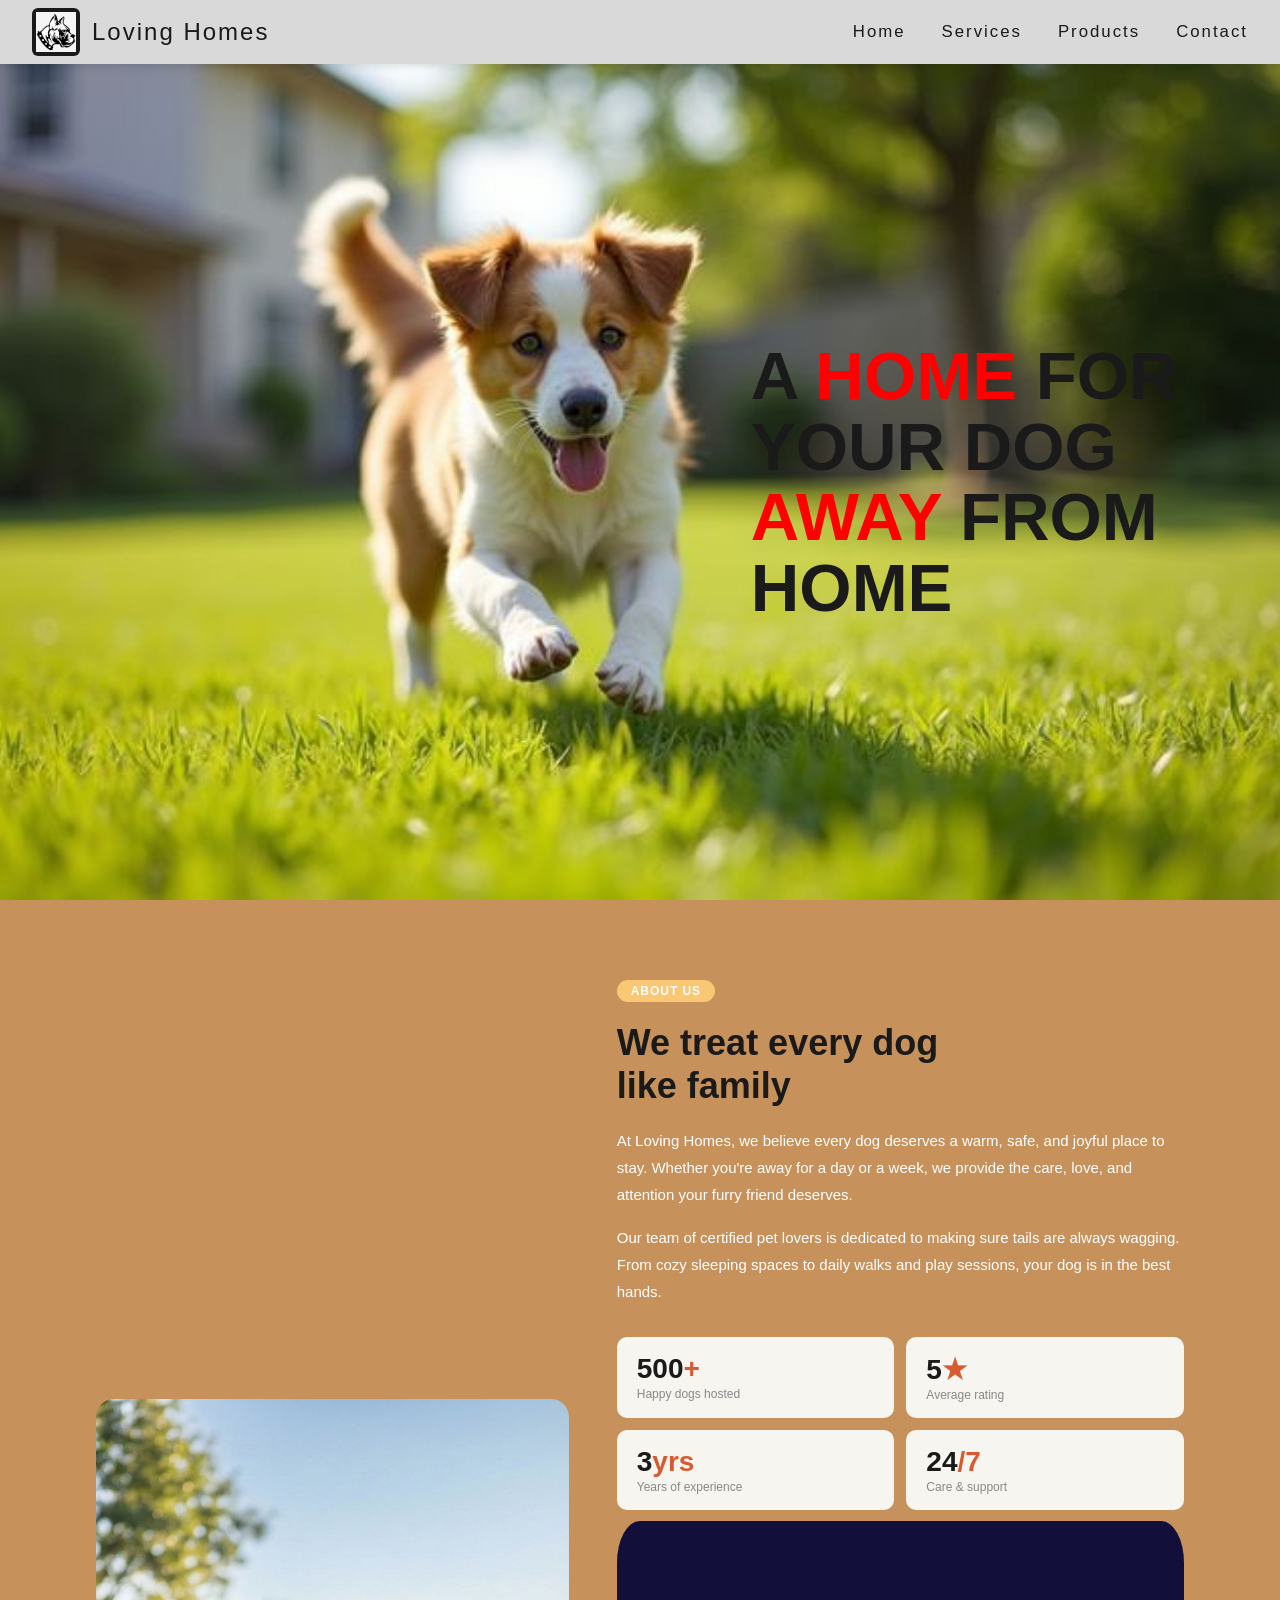
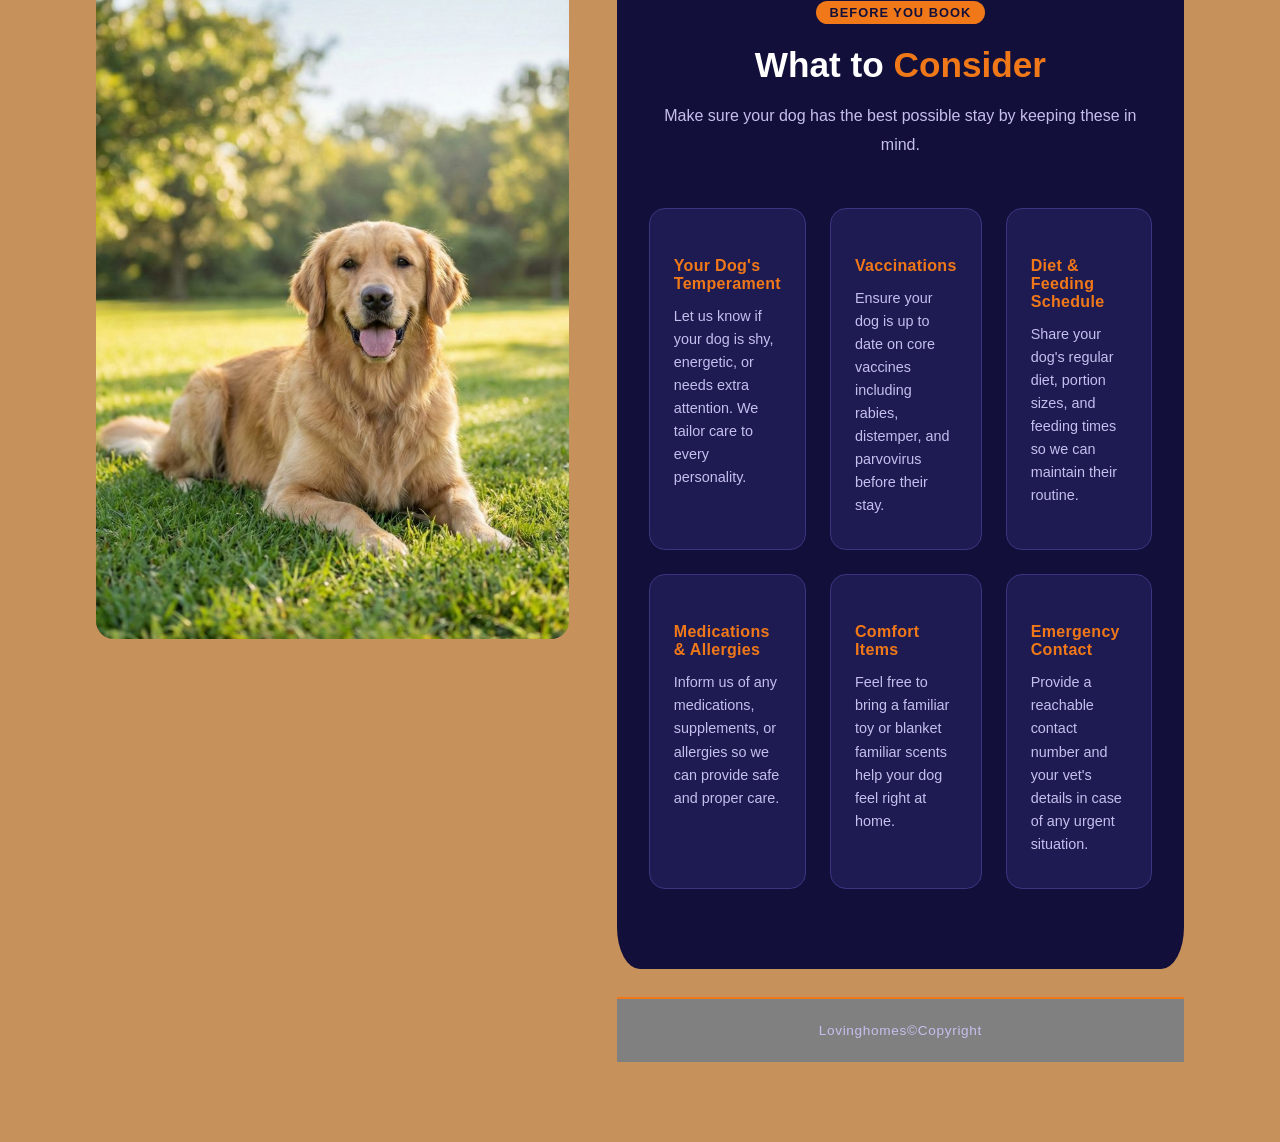
<file: index.html>
<!DOCTYPE html>
<html lang="en">
<head>
    <meta charset="UTF-8">
    <meta name="viewport" content="width=device-width, initial-scale=1.0">
    <title>LOVING HOMES</title>
    <link rel="stylesheet" href="lovinghomes.css">
</head>
<body>
     <nav>
   <div class="brand">
      <div class="brand-logo">
       <img src="IMAGES/dog2.png" alt="Loving Homes Logo" />
      </div>
      <span class="brand-name">Loving Homes</span>
    </div>
    </div>
    <ul class="nav-links">
      <li><a href="#">Home</a></li>
      <li><a href="services.html">Services</a></li>
      <li><a href="products.html">Products</a></li>
      <li><a href="contact.html">Contact</a></li>
    </ul>
  </nav>

  <section class="hero">
    <div class="hero-bg"></div>
    <img src="IMAGES/DOG 1.jpg" class="hero-dog" alt="Dog running" />
    <div class="hero-text">
      <h1>
        A <span class="accent">HOME</span> FOR<br>
        YOUR DOG<br>
        <span class="accent">AWAY</span> FROM<br>
        HOME
      </h1>
    </div>
  </section>

  <section class="about">
  <div class="about-image-wrap">
    <img src="IMAGES/hdog.jpg" alt="Happy dog at Loving Homes" />
  </div>

  <div class="about-content">
    <span class="about-tag">About Us</span>
    <h2>We treat every dog<br>like <span class="accent">family</span></h2>
    <p>At Loving Homes, we believe every dog deserves a warm, safe, and joyful place to stay. Whether you're away for a day or a week, we provide the care, love, and attention your furry friend deserves.</p>
    <p>Our team of certified pet lovers is dedicated to making sure tails are always wagging. From cozy sleeping spaces to daily walks and play sessions, your dog is in the best hands.</p>

    <div class="about-stats">
      <div class="stat-card">
        <div class="stat-num">500<span>+</span></div>
        <div class="stat-label">Happy dogs hosted</div>
      </div>
      <div class="stat-card">
        <div class="stat-num">5<span>★</span></div>
        <div class="stat-label">Average rating</div>
      </div>
      <div class="stat-card">
        <div class="stat-num">3<span>yrs</span></div>
        <div class="stat-label">Years of experience</div>
      </div>
      <div class="stat-card">
        <div class="stat-num">24<span>/7</span></div>
        <div class="stat-label">Care & support</div>
      </div>
    </div>

    <section class="consider">
    <div class="consider-header">
      <span class="about-tag">Before You Book</span>
      <h2>What to <span class="accent">Consider</span></h2>
      <p>Make sure your dog has the best possible stay by keeping these in mind.</p>
    </div>
    <div class="consider-grid">
      <div class="consider-card">
        <div class="consider-icon"></div>
        <h3>Your Dog's Temperament</h3>
        <p>Let us know if your dog is shy, energetic, or needs extra attention. We tailor care to every personality.</p>
      </div>
      <div class="consider-card">
        <div class="consider-icon"></div>
        <h3>Vaccinations</h3>
        <p>Ensure your dog is up to date on core vaccines including rabies, distemper, and parvovirus before their stay.</p>
      </div>
      <div class="consider-card">
        <div class="consider-icon"></div>
        <h3>Diet & Feeding Schedule</h3>
        <p>Share your dog's regular diet, portion sizes, and feeding times so we can maintain their routine.</p>
      </div>
      <div class="consider-card">
        <div class="consider-icon"></div>
        <h3>Medications & Allergies</h3>
        <p>Inform us of any medications, supplements, or allergies so we can provide safe and proper care.</p>
      </div>
      <div class="consider-card">
        <div class="consider-icon"></div>
        <h3>Comfort Items</h3>
        <p>Feel free to bring a familiar toy or blanket familiar scents help your dog feel right at home.</p>
      </div>
      <div class="consider-card">
        <div class="consider-icon"></div>
        <h3>Emergency Contact</h3>
        <p>Provide a reachable contact number and your vet's details in case of any urgent situation.</p>
      </div>
    </div>
  </section>

  <footer>
    Lovinghomes&copy;Copyright
  </footer>

</body>
</html>
</body>
</html>
</file>
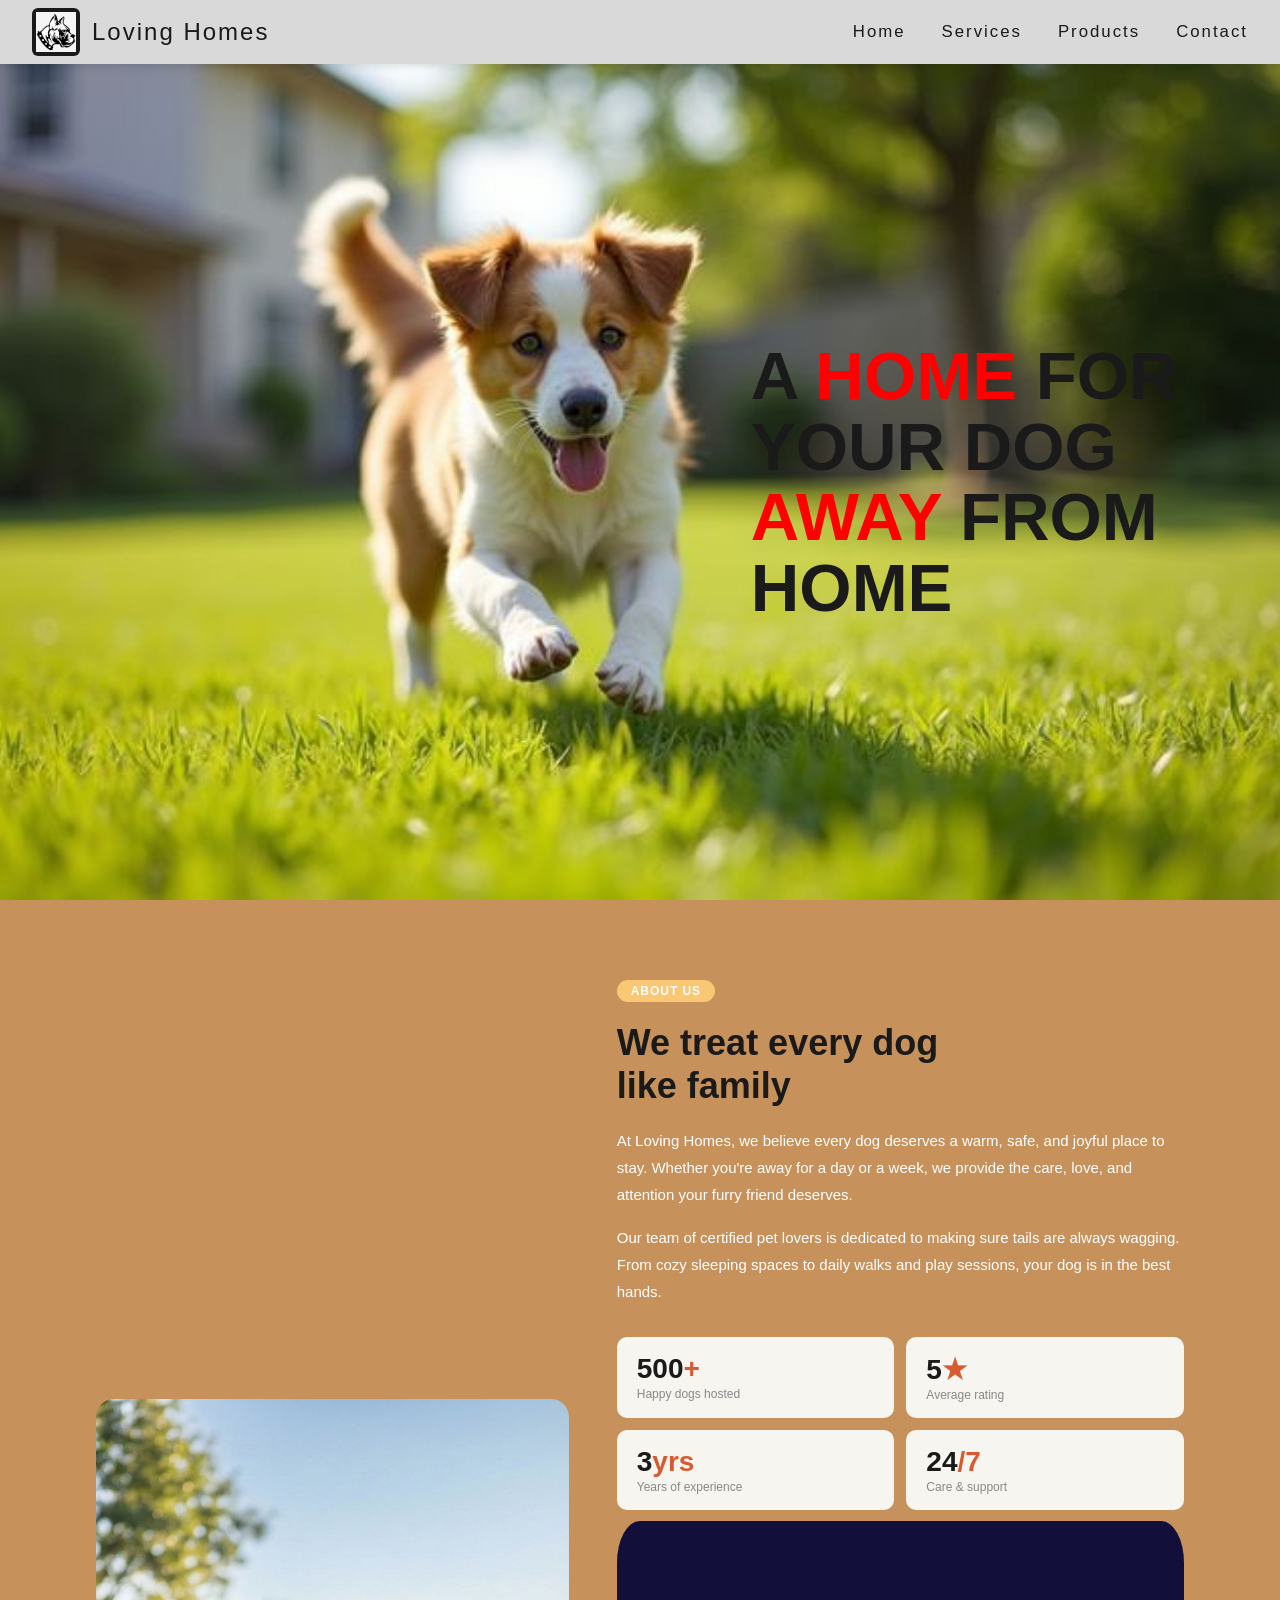
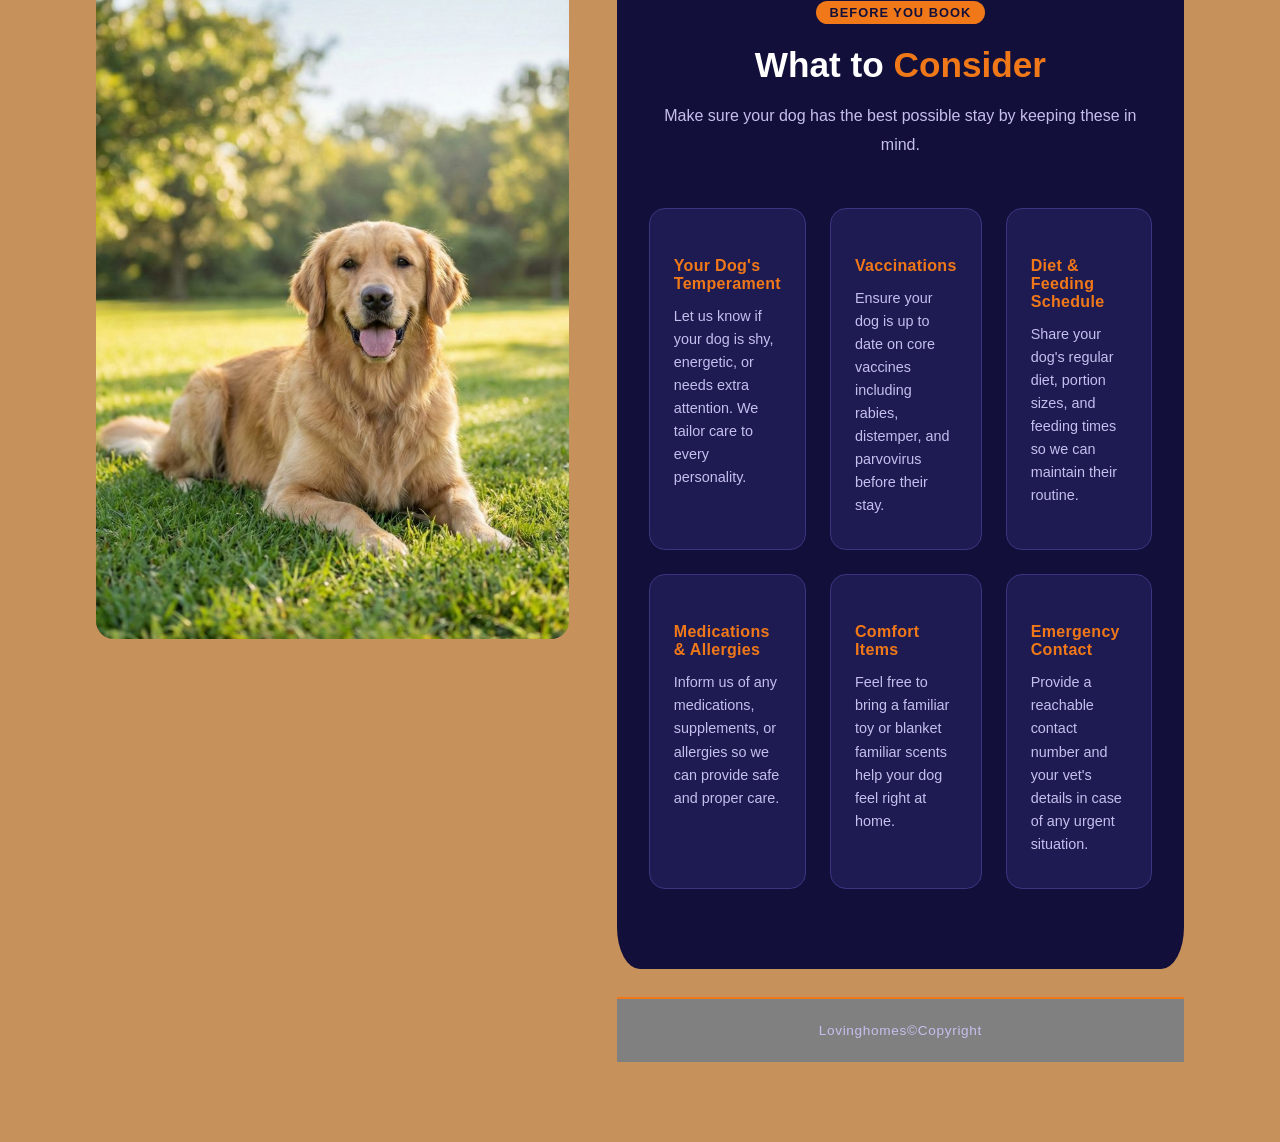
<file: lovinghomes.html>
<!DOCTYPE html>
<html lang="en">
<head>
    <meta charset="UTF-8">
    <meta name="viewport" content="width=device-width, initial-scale=1.0">
    <title>LOVING HOMES</title>
    <link rel="stylesheet" href="lovinghomes.css">
</head>
<body>
     <nav>
   <div class="brand">
      <div class="brand-logo">
       <img src="IMAGES/dog2.png" alt="Loving Homes Logo" />
      </div>
      <span class="brand-name">Loving Homes</span>
    </div>
    </div>
    <ul class="nav-links">
      <li><a href="#">Home</a></li>
      <li><a href="services.html">Services</a></li>
      <li><a href="products.html">Products</a></li>
      <li><a href="contact.html">Contact</a></li>
    </ul>
  </nav>

  <section class="hero">
    <div class="hero-bg"></div>
    <img src="IMAGES/DOG 1.jpg" class="hero-dog" alt="Dog running" />
    <div class="hero-text">
      <h1>
        A <span class="accent">HOME</span> FOR<br>
        YOUR DOG<br>
        <span class="accent">AWAY</span> FROM<br>
        HOME
      </h1>
    </div>
  </section>

  <section class="about">
  <div class="about-image-wrap">
    <img src="IMAGES/hdog.jpg" alt="Happy dog at Loving Homes" />
  </div>

  <div class="about-content">
    <span class="about-tag">About Us</span>
    <h2>We treat every dog<br>like <span class="accent">family</span></h2>
    <p>At Loving Homes, we believe every dog deserves a warm, safe, and joyful place to stay. Whether you're away for a day or a week, we provide the care, love, and attention your furry friend deserves.</p>
    <p>Our team of certified pet lovers is dedicated to making sure tails are always wagging. From cozy sleeping spaces to daily walks and play sessions, your dog is in the best hands.</p>

    <div class="about-stats">
      <div class="stat-card">
        <div class="stat-num">500<span>+</span></div>
        <div class="stat-label">Happy dogs hosted</div>
      </div>
      <div class="stat-card">
        <div class="stat-num">5<span>★</span></div>
        <div class="stat-label">Average rating</div>
      </div>
      <div class="stat-card">
        <div class="stat-num">3<span>yrs</span></div>
        <div class="stat-label">Years of experience</div>
      </div>
      <div class="stat-card">
        <div class="stat-num">24<span>/7</span></div>
        <div class="stat-label">Care & support</div>
      </div>
    </div>

    <section class="consider">
    <div class="consider-header">
      <span class="about-tag">Before You Book</span>
      <h2>What to <span class="accent">Consider</span></h2>
      <p>Make sure your dog has the best possible stay by keeping these in mind.</p>
    </div>
    <div class="consider-grid">
      <div class="consider-card">
        <div class="consider-icon"></div>
        <h3>Your Dog's Temperament</h3>
        <p>Let us know if your dog is shy, energetic, or needs extra attention. We tailor care to every personality.</p>
      </div>
      <div class="consider-card">
        <div class="consider-icon"></div>
        <h3>Vaccinations</h3>
        <p>Ensure your dog is up to date on core vaccines including rabies, distemper, and parvovirus before their stay.</p>
      </div>
      <div class="consider-card">
        <div class="consider-icon"></div>
        <h3>Diet & Feeding Schedule</h3>
        <p>Share your dog's regular diet, portion sizes, and feeding times so we can maintain their routine.</p>
      </div>
      <div class="consider-card">
        <div class="consider-icon"></div>
        <h3>Medications & Allergies</h3>
        <p>Inform us of any medications, supplements, or allergies so we can provide safe and proper care.</p>
      </div>
      <div class="consider-card">
        <div class="consider-icon"></div>
        <h3>Comfort Items</h3>
        <p>Feel free to bring a familiar toy or blanket familiar scents help your dog feel right at home.</p>
      </div>
      <div class="consider-card">
        <div class="consider-icon"></div>
        <h3>Emergency Contact</h3>
        <p>Provide a reachable contact number and your vet's details in case of any urgent situation.</p>
      </div>
    </div>
  </section>

  <footer>
    Lovinghomes&copy;Copyright
  </footer>

</body>
</html>
</body>
</html>
</file>
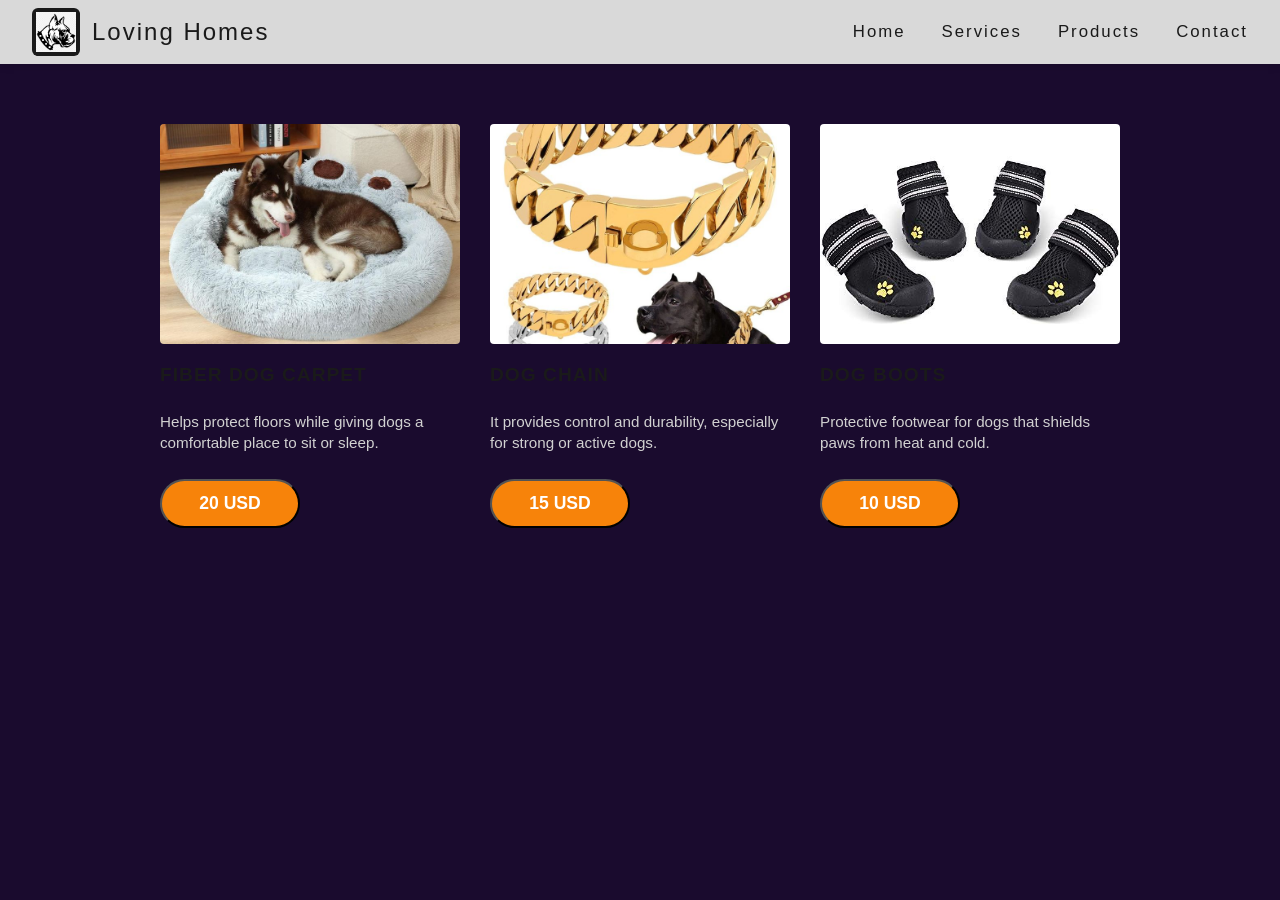
<file: products.html>
<!DOCTYPE html>
<html lang="en">
<head>
    <meta charset="UTF-8">
    <meta name="viewport" content="width=device-width, initial-scale=1.0">
    <title>Products</title>
  <link rel="stylesheet" href="products.css">
</head>
<body>
    
<nav>
   <div class="brand">
      <div class="brand-logo">
       <img src="IMAGES/dog2.png" alt="Loving Homes Logo" />
      </div>
      <span class="brand-name">Loving Homes</span>
    </div>
    </div>
    <ul class="nav-links">
      <li><a href="index.html">Home</a></li>
      <li><a href="services.html">Services</a></li>
      <li><a href="products.html">Products</a></li>
      <li><a href="contact.html">Contact</a></li>
    </ul>
  </nav>

   <div class="product-container">
    <div class="product-card">
        <img src="IMAGES/dogbed.jpg" alt="" class="product-image">
        <div class="product-title">Fiber Dog Carpet</div>
        <p class="product-description">Helps protect floors while giving dogs a comfortable place to sit or sleep.</p>
        <button class="pay-button" onclick="openPayment('Fiber Dog Carpet', 20)">20 USD</button>
    </div>

    <div class="product-card">
        <img src="IMAGES/dogchain.jpg" alt="Dog Chain" class="product-image">
        <div class="product-title">Dog Chain</div>
        <p class="product-description">It provides control and durability, especially for strong or active dogs.</p>
        <button class="pay-button" onclick="openPayment('Dog Chain', 15)">15 USD</button>
    </div>

    <div class="product-card">
        <img src="IMAGES/dogshoe.jpg" alt="Dog Boots" class="product-image">
        <div class="product-title">Dog Boots</div>
        <p class="product-description">Protective footwear for dogs that shields paws from heat and cold.</p>
        <button class="pay-button" onclick="openPayment('Dog Boots', 10)">10 USD</button>
    </div>
</div>


<div id="payment-form" style="display: none; max-width: 400px; margin: 40px auto; padding: 20px; border: 2px solid #333; border-radius: 10px; font-family: Arial, sans-serif;">
    <h2>Checkout</h2>
    <p>Selected: <strong id="item-name"></strong></p>
    <p>Total: <strong>$<span id="item-price"></span></strong></p>
    <hr>
    <form>
        <label>Full Name</label><br>
        <input type="text" style="width:100%; margin-bottom:10px;" required><br>
        <label>Card Number</label><br>
        <input type="text" placeholder="0000 0000 0000 0000" style="width:100%; margin-bottom:10px;" required><br>
        <button type="submit" style="width:100%; padding:10px; background: #28a745; color: white; border: none; border-radius: 5px; cursor: pointer;">
            Confirm Payment
        </button>
    </form>
</div>
<script>
    function openPayment(name, price) {
        // Show the payment div
        const paymentSection = document.getElementById('payment-form');
        paymentSection.style.display = 'block';

        // Update the text inside the payment div
        document.getElementById('item-name').innerText = name;
        document.getElementById('item-price').innerText = price;

        // Automatically scroll the user down to the form
        paymentSection.scrollIntoView({ behavior: 'smooth' });
    }
</script>
</body>
</html>
</file>
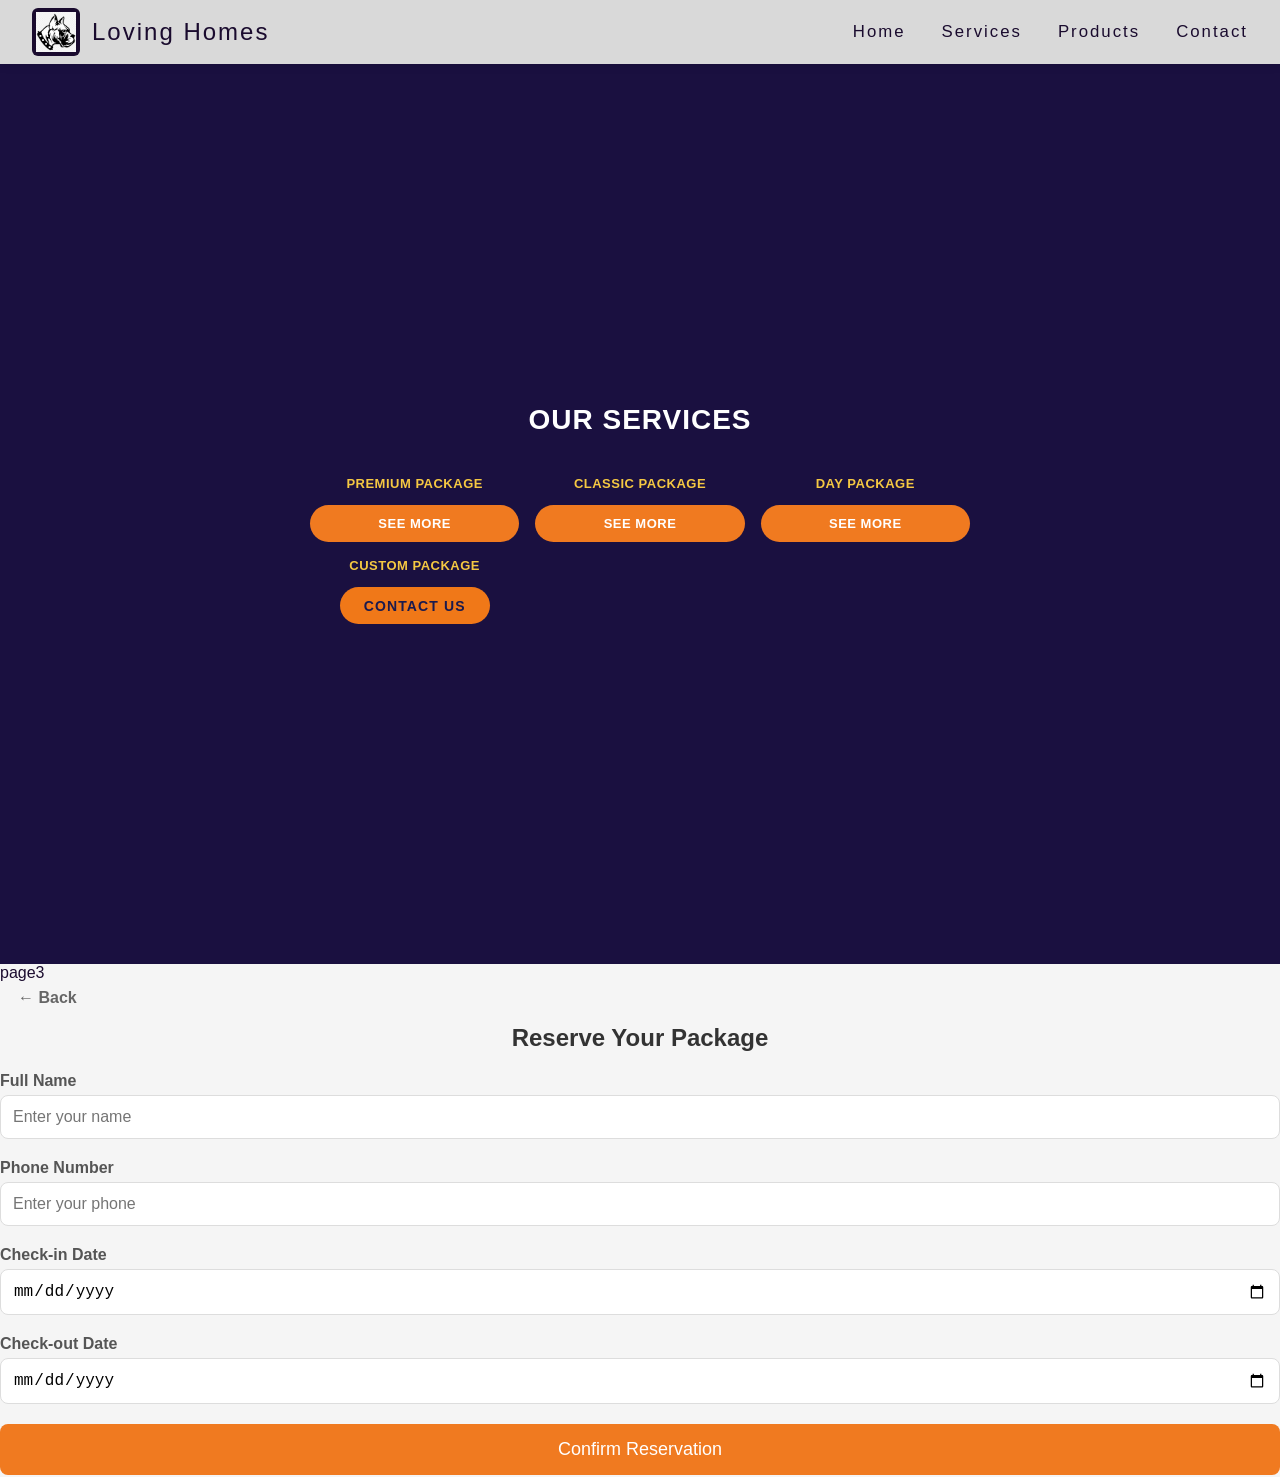
<file: services.html>
<!DOCTYPE html>
<html lang="en">
<head>
    <meta charset="UTF-8">
    <meta name="viewport" content="width=device-width, initial-scale=1.0">
    <title>Services</title>
    <link rel="stylesheet" href="services.css">
</head>
<body>
  <nav>
   <div class="brand">
      <div class="brand-logo">
       <img src="IMAGES/dog2.png" alt="Loving Homes Logo" />
      </div>
      <span class="brand-name">Loving Homes</span>
    </div>
    </div>
    <ul class="nav-links">
      <li><a href="index.html">Home</a></li>
      <li><a href="services.html">Services</a></li>
      <li><a href="products.html">Products</a></li>
      <li><a href="contact.html">Contact</a></li>
    </ul>
  </nav>

  <div class="page active" id="page1">
    <div class="pg1">
      <h1>Our Services</h1>
      <div class="service-grid">
        <div class="service-col">
          <span class="pkg-name">Premium Package</span>
          <button class="see-more-btn" onclick="goTo('page2')">See More</button>
        </div>
        <div class="service-col">
          <span class="pkg-name">Classic Package</span>
          <button class="see-more-btn" onclick="goTo('page2')">See More</button>
        </div>

        <div class="service-col">
          <span class="pkg-name">Day Package</span>
          <button class="see-more-btn" onclick="goTo('page2')">See More</button>
        </div>

         <div class="service-col">
          <span class="pkg-name">Custom Package</span>
         <a class="contact-btn" href="contact.html#contact-form">CONTACT US</a>
        </div>

      </div>
    </div>
  </div>

  <div class="page" id="page2">


    <div class="pg2">
      <button class="back-btn" onclick="goTo('page1')">← Back</button>
      <div class="cards-wrap">
        <div class="card">
          <div class="card-title">Premium Package</div>
          <div class="features">
            <div class="feature">Four walks/activities per day</div>
            <div class="feature">Private grass area</div>
            <div class="feature">Daily photos</div>
            <div class="feature">Daily treats</div>
          </div>
          <button class="price-btn" onclick="goTo('page3')">300 USD</button>
        </div>
        <div class="card">
          <div class="card-title">Classical Package</div>
          <div class="features">
            <div class="feature">Three walks/activities per day</div>
            <div class="feature">In door play burn</div>
            <div class="feature">Zen zone</div>
            <div class="feature">Grooming session</div>
          </div>
          <button class="price-btn" onclick="goTo('page3')">150 USD</button>
        </div>
        <div class="card">
          <div class="card-title">Day Package</div>
          <div class="features">
            <div class="feature">Two walks/activities per day</div>
            <div class="feature">External play area</div>
            <div class="feature">Agility track</div>
            <div class="feature">Sand digging the pit</div>
          </div>
          <button class="price-btn" onclick="goTo('page3')">75 USD</button>
        </div>
      </div>
    </div>
  </div>
page3
  <div class="pg3">
    <button class="back-btn" onclick="goTo('page2')">← Back</button>

    <div class="reservation-form">
      <h2>Reserve Your Package</h2>

      <label>Full Name</label>
      <input type="text" placeholder="Enter your name" />

      <label>Phone Number</label>
      <input type="tel" placeholder="Enter your phone" />

      <label>Check-in Date</label>
      <input type="date" />

      <label>Check-out Date</label>
      <input type="date" />

      <button class="submit-btn" onclick="alert('Reservation Confirmed!')">Confirm Reservation</button>
    </div>
  </div>
</div>
 
  <script>
    function goTo(pageId) {
      document.querySelectorAll('.page').forEach(p => p.classList.remove('active'));
      document.getElementById(pageId).classList.add('active');
    }

  </script>
 
</body>
</html>
</file>
<file: lovinghomes.css>
*, *::before, *::after { margin: 0; padding: 0; box-sizing: border-box; }

    :root {
      --red:red;
      --dark: #1a1a1a;
      --light: #f5f5f5;
      --nav-bg: #d9d9d9;
    }

    body {
      font-family: 'Nunito', sans-serif;
      background: var(--light);
      color: var(--dark);
      display: flex;
      flex-direction: column;
      min-height: 100vh;
      margin: 0;
      padding: 0;
    }

    nav {
      background: #D9D9D9;
      display: flex;
      align-items: center;
      justify-content: space-between;
      padding: 0 32px;
      height: 64px;
      position: sticky;
      top: 0;
      z-index: 100;
      box-shadow: 0 2px 8px rgba(0,0,0,.12);
    }

    .brand {
      display: flex;
      align-items: center;
      gap: 12px;
    }

    .brand-logo {
      width: 48px;
      height: 48px;
      background: var(--dark);
      border-radius: 6px;
      display: flex;
      align-items: center;
      justify-content: center;
      overflow: hidden;
    }

    .brand-logo img { width: 40px; height: 40px; }

    .brand-name {
      font-family: 'Bebas Neue', sans-serif;
      font-size: 1.5rem;
      letter-spacing: 2px;
      color: var(--dark);
    }

    .nav-links {
      list-style: none;
      display: flex;
      gap: 36px;
    }

    .nav-links a {
      text-decoration: none;
      font-family: 'Bebas Neue', sans-serif;
      font-size: 1.05rem;
      letter-spacing: 2px;
      color: var(--dark);
      position: relative;
      transition: color .2s;
    }

    .nav-links a::after {
      content: '';
      position: absolute;
      left: 0; bottom: -3px;
      width: 0; height: 2px;
      background: var(--red);
      transition: width .25s;
    }

    .nav-links a:hover { color: var(--red); }
    .nav-links a:hover::after { width: 100%; }

    .hero {
      position: relative;
      width: 100%;
      height: calc(100vh - 64px);
      min-height: 420px;
      overflow: hidden;
    }

   
    .hero-bg  {
      position: absolute;
  inset: 0;
  background: url('IMAGES/DOG\ 1.jpg') center/cover no-repeat;
    }

    .hero-text {
      position: absolute;
      right: 8%;
      top: 50%;
      transform: translateY(-50%);
    }

    .hero-text h1 {
      font-family: 'Bebas Neue', sans-serif;
      font-size: clamp(2.4rem, 5.5vw, 4.2rem);
      line-height: 1.05;
      color: var(--dark);
    }

    .hero-text h1 .accent { 
      color: var(--red); 
    }

    footer {
      background:grey;
      color: #c5bfee;
      text-align: center;
      padding: 1.5rem 2rem;
      font-size: 0.85rem;
      letter-spacing: 0.05em;
      border-top: 2px solid #f07818;
      width: 100%;
      margin-top: auto;
      box-sizing: border-box;
      margin-top: 5%;
    }
    .about {
  display: flex;
  align-items: center;
  gap: 3rem;
  padding: 5rem 6rem;
  background:#C7915C;
}

.about-image-wrap {
  flex: 1;
}

.about-image-wrap img {
  width: 100%;
  border-radius: 18px;
  object-fit: cover;
}

.about-content {
  flex: 1.2;
}

.about-tag {
  display: inline-block;
  background: #fac775;
  color: white;
  font-size: 12px;
  font-weight: 600;
  letter-spacing: 0.08em;
  padding: 4px 14px;
  border-radius: 20px;
  margin-bottom: 1.2rem;
  text-transform: uppercase;
}

.about-content h2 {
  font-size: 36px;
  font-weight: 600;
  line-height: 1.2;
  margin-bottom: 1.2rem;
  color: #1a1a1a;
}

.about-content p {
  font-size: 15px;
  color: white;
  line-height: 1.8;
  margin-bottom: 1rem;
}

.about-stats {
  display: grid;
  grid-template-columns: 1fr 1fr;
  gap: 12px;
  margin-top: 2rem;
}

.stat-card {
  background: #f7f5f0;
  border-radius: 10px;
  padding: 1rem 1.25rem;
}

.stat-num {
  font-size: 28px;
  font-weight: 700;
  color: #1a1a1a;
}

.stat-num span {
  color: #d85a30;
}

.stat-label {
  font-size: 12px;
  color: #888;
  margin-top: 2px;
}

.about-btn {
  display: inline-block;
  margin-top: 2rem;
  padding: 14px 32px;
  background: #d85a30;
  color: #fff;
  border-radius: 30px;
  font-size: 14px;
  font-weight: 600;
  text-decoration: none;
}

.about-btn:hover {
  background: #b8441f;
}

@media (max-width: 768px) {
  .about {
    flex-direction: column;
    padding: 3rem 1.5rem;
  }
}


.consider {
        margin-top: 2%;
        background: #12103a;
        padding: 5rem 2rem;
        text-align: center;
        border-radius: 4%;
      }
      .consider-header {
        margin-bottom: 3rem;
      }
      .consider-header h2 {
        font-size: 2.2rem;
        color: #fff;
        margin: 0.5rem 0 1rem;
      }
      .consider-header h2 .accent {
        color: #f07818;
      }
      .consider-header p {
        color: #c5bfee;
        font-size: 1rem;
        max-width: 480px;
        margin: 0 auto;
      }
      .consider-grid {
        display: grid;
        grid-template-columns: repeat(3, 1fr);
        gap: 1.5rem;
        max-width: 1100px;
        margin: 0 auto;
      }
      .consider-card {
        background: #1e1b52;
        border: 1.5px solid #3b3580;
        border-radius: 16px;
        padding: 2rem 1.5rem;
        text-align: left;
        transition: transform 0.3s ease, background 0.3s ease, border-color 0.3s ease, box-shadow 0.3s ease;
        cursor: default;
      }
      .consider-card:hover {
        transform: translateY(-8px);
        background: #2a2670;
        border-color: #f07818;
        box-shadow: 0 14px 36px rgba(240, 120, 24, 0.25);
      }
      .consider-icon {
        font-size: 2rem;
        margin-bottom: 1rem;
      }
      .consider-card h3 {
        color: #f07818;
        font-size: 1rem;
        font-weight: 700;
        margin: 0 0 0.75rem;
        letter-spacing: 0.02em;
      }
      .consider-card p {
        color: #c5bfee;
        font-size: 0.9rem;
        line-height: 1.6;
        margin: 0;
      }
      .consider-card:hover p {
        color: #e8e4ff;
      }
      .consider .about-tag {
        background: #f07818;
        color: #12103a;
        padding: 4px 14px;
        border-radius: 20px;
        font-size: 0.8rem;
        font-weight: 700;
        letter-spacing: 0.08em;
        text-transform: uppercase;
        display: inline-block;
        margin-bottom: 0.75rem;
      }
      @media (max-width: 768px) {
        .consider-grid {
          grid-template-columns: 1fr;
        }
</file>
<file: products.css>
:root {
      --red:red;
      --dark: #1a1a1a;
      --light: #f5f5f5;
      --nav-bg: #d9d9d9;
    }

    body {
      font-family: 'Nunito', sans-serif;
      background:#1A0B2E;
      color: var(--dark);
      display: flex;
      flex-direction: column;
      min-height: 100vh;
      margin: 0;
      padding: 0;
    }

    nav {
      background: #D9D9D9;
      display: flex;
      align-items: center;
      justify-content: space-between;
      padding: 0 32px;
      height: 64px;
      position: sticky;
      top: 0;
      z-index: 100;
      box-shadow: 0 2px 8px rgba(0,0,0,.12);
    }

    .brand {
      display: flex;
      align-items: center;
      gap: 12px;
    }

    .brand-logo {
      width: 48px;
      height: 48px;
      background: var(--dark);
      border-radius: 6px;
      display: flex;
      align-items: center;
      justify-content: center;
      overflow: hidden;
    }

    .brand-logo img { width: 40px; height: 40px; }

    .brand-name {
      font-family: 'Bebas Neue', sans-serif;
      font-size: 1.5rem;
      letter-spacing: 2px;
      color: var(--dark);
    }

    .nav-links {
      list-style: none;
      display: flex;
      gap: 36px;
    }

    .nav-links a {
      text-decoration: none;
      font-family: 'Bebas Neue', sans-serif;
      font-size: 1.05rem;
      letter-spacing: 2px;
      color: var(--dark);
      position: relative;
      transition: color .2s;
    }

    .nav-links a::after {
      content: '';
      position: absolute;
      left: 0; bottom: -3px;
      width: 0; height: 2px;
      background: var(--red);
      transition: width .25s;
    }

    .nav-links a:hover { color: var(--red); }
    .nav-links a:hover::after { width: 100%; }

        /* Container for the cards */
        .product-container {
            margin-top: 60px;
            display: flex;
            gap: 30px;
            max-width: 1100px;
            flex-wrap: wrap;
            justify-content: center;
            margin-left: auto;
            margin-right: auto;
            padding: 0 20px 60px;
            background-color: #1a0b2e;
        }

        
        .product-card {
            width: 300px;
            display: flex;
            flex-direction: column;
        }

        .product-image {
            width: 100%;
            height: 220px;
            object-fit: cover;
            border-radius: 4px;
        }

        .product-title {
            font-size: 1.2rem;
            font-weight: bold;
            margin: 20px 0 10px 0;
            text-transform: uppercase;
            letter-spacing: 1px;
        }

        .product-description {
            font-size: 0.95rem;
            line-height: 1.4;
            color: #d1d1d1;
            margin-bottom: 25px;
            flex-grow: 1; 
        }

        /* Button Styling */
        .pay-button {
            display: inline-block;
            background-color: #f7830a; 
            color: white;
            text-align: center;
            padding: 12px 25px;
            border-radius: 30px;
            text-decoration: none;
            font-weight: bold;
            font-size: 1.1rem;
            width: fit-content;
            min-width: 140px;
            transition: transform 0.2s, background-color 0.2s;
        }

        .pay-button:hover {
            background-color: #e67600;
            transform: scale(1.05);
        }
</file>
<file: services.css>
* { box-sizing: border-box; margin: 0; padding: 0; }
    body { font-family: sans-serif; }
    .page { display: none; }
    .page.active { display: block; }
 
 
  * { box-sizing: border-box; 
    margin: 0; 
    padding: 0; 
  }

  :root {
      --red:red;
      --dark: #1A0B2E;
      --light: #f5f5f5;
      --nav-bg: #d9d9d9;
    }

    body {
      font-family: 'Nunito', sans-serif;
      background: var(--light);
      color: var(--dark);
      display: flex;
      flex-direction: column;
      min-height: 100vh;
      margin: 0;
      padding: 0;
    }

    nav {
      background: #D9D9D9;
      display: flex;
      align-items: center;
      justify-content: space-between;
      padding: 0 32px;
      height: 64px;
      position: sticky;
      top: 0;
      z-index: 100;
      box-shadow: 0 2px 8px rgba(0,0,0,.12);
    }

    .brand {
      display: flex;
      align-items: center;
      gap: 12px;
    }

    .brand-logo {
      width: 48px;
      height: 48px;
      background: var(--dark);
      border-radius: 6px;
      display: flex;
      align-items: center;
      justify-content: center;
      overflow: hidden;
    }

    .brand-logo img { width: 40px; height: 40px; }

    .brand-name {
      font-family: 'Bebas Neue', sans-serif;
      font-size: 1.5rem;
      letter-spacing: 2px;
      color: var(--dark);
    }

    .nav-links {
      list-style: none;
      display: flex;
      gap: 36px;
    }

    .nav-links a {
      text-decoration: none;
      font-family: 'Bebas Neue', sans-serif;
      font-size: 1.05rem;
      letter-spacing: 2px;
      color: var(--dark);
      position: relative;
      transition: color .2s;
    }

    .nav-links a::after {
      content: '';
      position: absolute;
      left: 0; bottom: -3px;
      width: 0; height: 2px;
      background: var(--red);
      transition: width .25s;
    }

    .nav-links a:hover { color: var(--red); }
    .nav-links a:hover::after { width: 100%; }


.pg1 {
  background: #1a1040;
  padding: 40px 24px;
  min-height: 100vh;
  display: flex;
  flex-direction: column;
  justify-content: center;
}
   
.pg1 h1 {
  text-align: center;
  color: #fff;
  font-size: 28px;
  font-weight: 900;
  letter-spacing: 1px;
  text-transform: uppercase;
  margin-bottom: 40px;
}

.service-grid {
  display: grid;
  grid-template-columns: repeat(3, 1fr);
  gap: 16px;
  max-width: 660px;
  margin: 0 auto;
  width: 100%;
}

.service-col {
  display: flex;
  flex-direction: column;
  align-items: center;
  gap: 14px;
  text-align: center;
}

.pkg-name {
  color: #f5c842;
  font-weight: 700;
  font-size: 13px;
  text-transform: uppercase;
  letter-spacing: 0.5px;
}

.pkg-name.highlight {
  color: #4fc3f7;
  text-decoration: underline;
}

.see-more-btn {
  background: #f07a20;
  color: #fff;
  border: none;
  border-radius: 999px;
  padding: 11px 0;
  width: 100%;
  font-size: 13px;
  font-weight: 800;
  letter-spacing: 0.5px;
  text-transform: uppercase;
  cursor: pointer;
}

.see-more-btn:hover { background: #d96a10; }
 
page 2
.pg2 {
  background: #2d1f5e;
  padding: 24px;
  min-height: 100vh;
}

.back-btn {
  background: transparent;
  border: 1.5px solid #f5c842;
  color: #f5c842;
  border-radius: 999px;
  padding: 7px 18px;
  font-size: 13px;
  font-weight: 700;
  cursor: pointer;
  margin-bottom: 20px;
  display: inline-block;
}

.back-btn:hover { 
  background: rgba(245,200,66,0.1); 
}
.cards-wrap {
  display: flex;
  flex-direction: column;
  gap: 12px;
}

.card {
  background: #1a1040;
  border-radius: 14px;
  padding: 20px 16px 16px;
  display: flex;
  flex-direction: column;
  gap: 12px;
  }
    
.card-title {
  color: #f5c842;
  font-weight: 700;
  font-size: 14px;
  letter-spacing: 0.5px;
  text-transform: uppercase;
  }
  
.features { 
  display: flex; 
  flex-direction: column; 
  gap: 10px; 
}

.feature {
  display: flex;
  align-items: flex-start;
  gap: 8px;
  color: #e8e0ff;
  font-size: 13.5px;
  line-height: 1.4;
}

.feature::before {
  content: "⊘";
  color: #e8e0ff;
  flex-shrink: 0;
  font-size: 13px;
}

.price-btn {
  background: #f07a20;
  color: #fff;
  border: none;
  border-radius: 999px;
  padding: 12px 0;
  font-size: 15px;
  font-weight: 700;
  cursor: pointer;
  width: 100%;
  margin-top: 4px;
}
   
.price-btn:hover { 
  background: #d96a10;
 }

page3
.pg3 {
  max-width: 500px;
  margin: 0 auto;
  padding: 20px;
  display: flex;
  flex-direction: column;
  gap: 15px;
  background-color: #1A1040;
}

resform
.reservation-form {
  background: #1A1040;
  padding: 30px;
  border-radius: 15px;
  box-shadow: 0 4px 15px rgba(0, 0, 0, 0.1);
}

.reservation-form h2 {
  margin-bottom: 20px;
  color: #333;
  text-align: center;
}


.reservation-form label {
  display: block;
  margin-bottom: 5px;
  font-weight: bold;
  color: #555;
}

.reservation-form input {
  width: 100%;
  padding: 12px;
  margin-bottom: 20px;
  border: 1px solid #ddd;
  border-radius: 8px;
  box-sizing: border-box; 
  font-size: 16px;
}


.reservation-form input:focus {
  outline: none;
  border-color: #007bff;
  box-shadow: 0 0 5px rgba(0, 123, 255, 0.2);
}

.submit-btn {
  width: 100%;
  background-color:#F07A20;
  color: white;
  padding: 15px;
  border: none;
  border-radius: 8px;
  font-size: 18px;
  cursor: pointer;
  transition: background 0.3s ease;
}

.submit-btn:hover {
  background-color: #F07A20;
}


.back-btn {
  align-self: flex-start;
  background: none;
  border: none;
  color: #666;
  font-size: 16px;
  cursor: pointer;
  margin-bottom: 10px;
}

.back-btn:hover {
  text-decoration: underline;
}

.contact-btn {
  display: inline-block;
  background: #f07818;
  color: #1a1a4e;
  font-weight: 700;
  font-size: 14px;
  letter-spacing: 0.08em;
  padding: 0.65rem 1.5rem;
  border-radius: 30px;
  text-decoration: none;
  text-align: center;
}

.contact-btn:hover {
  background: #d96a10;
}
</file>
